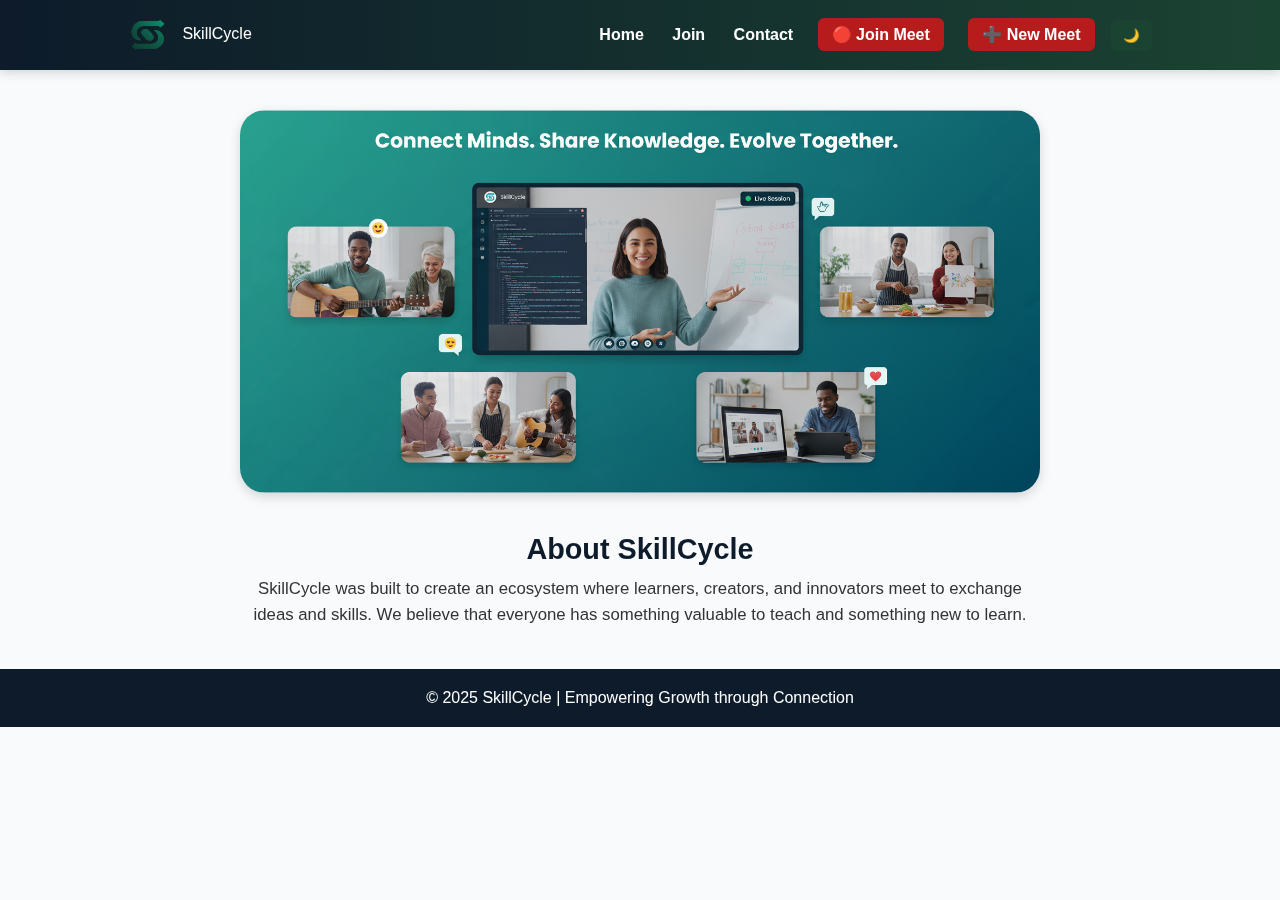
<file: about.html>
<!DOCTYPE html>
<html lang="en">
<head>
  <meta charset="UTF-8" />
  <meta name="viewport" content="width=device-width, initial-scale=1.0" />
  <title>About | SkillCycle</title>
  <link rel="stylesheet" href="style.css" />
</head>

<body>
  <header>
    <a href="index.html" class="logo">
  <img src="logo.jpg" alt="SkillCycle logo" />
  SkillCycle
</a>

    <nav>
      <nav>
  <a href="index.html">Home</a>
  <a href="join.html">Join</a>
  <a href="contact.html">Contact</a>

  <!-- New Google Meet buttons -->
  <a href="https://meet.google.com" target="_blank" class="live-btn">🔴 Join Meet</a>
  <a href="https://meet.new" target="_blank" class="live-btn">➕ New Meet</a>

  <button class="theme-btn" onclick="toggleTheme()">🌙</button>
</nav>

    </nav>
  </header>

  <img src="aboutimg.png" alt="aboutimg" 
  style="width:90%; max-width:800px; border-radius:25px; box-shadow:0 4px 12px rgba(0,0,0,0.15); display:block; margin:40px auto 0;">

  <section class="about">
    <h2>About SkillCycle</h2>
    <p>
      SkillCycle was built to create an ecosystem where learners, creators, and innovators meet to exchange ideas and skills.
      We believe that everyone has something valuable to teach and something new to learn.
    </p>
  </section>

  <footer>
    <a href="https://www.skillcycle.com" target="_blank">
      © 2025 SkillCycle | Empowering Growth through Connection
    </a>
  </footer>

  <script src="script.js"></script>
</body>
</html>
</file>
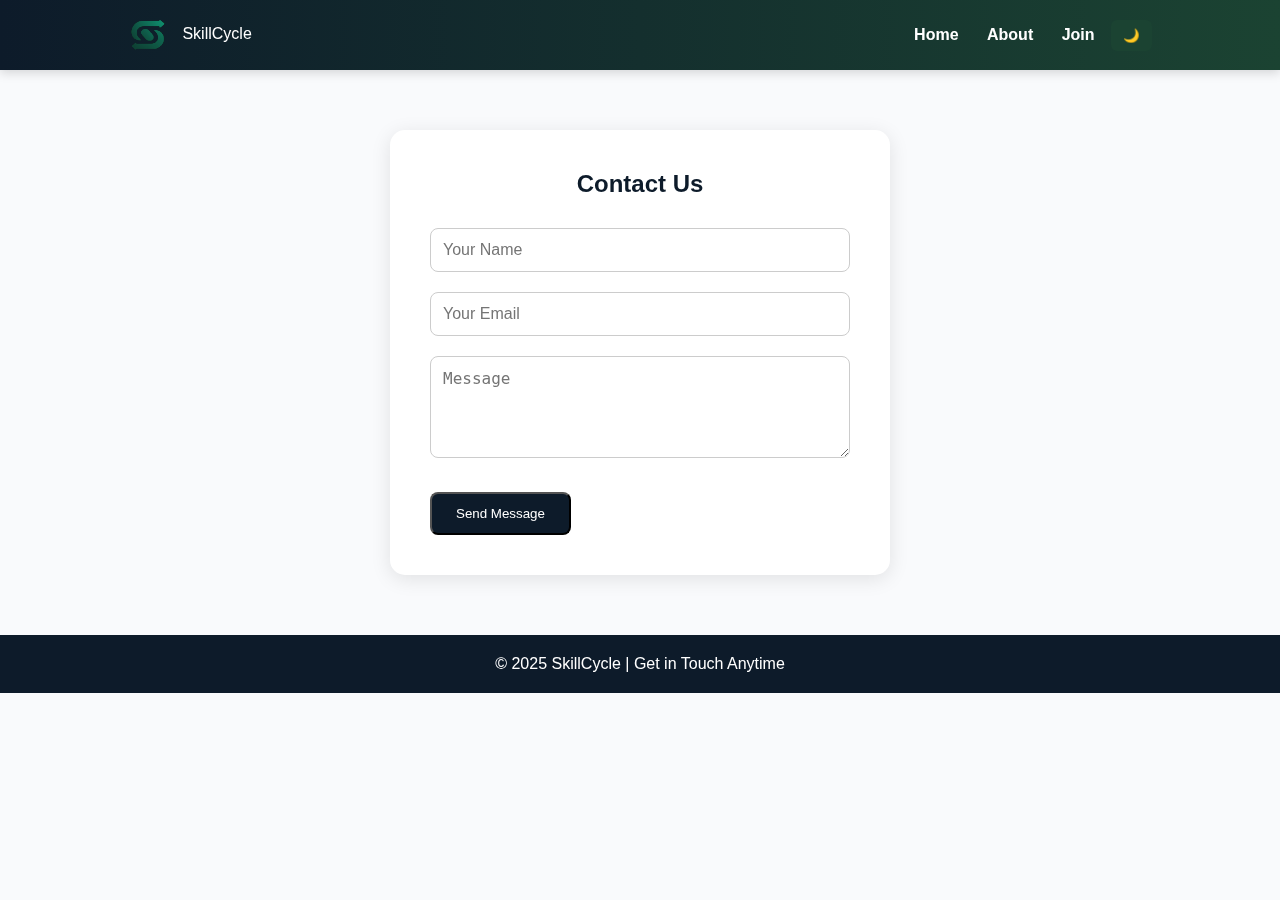
<file: contact.html>
<!DOCTYPE html>
<html lang="en">
<head>
  <meta charset="UTF-8" />
  <meta name="viewport" content="width=device-width, initial-scale=1.0" />
  <title>Contact | SkillCycle</title>
  <link rel="stylesheet" href="style.css" />
</head>
<body>
  <header>
    <a href="index.html" class="logo"><img src="logo.jpg" alt="SkillCycle Logo"> SkillCycle</a>
    <nav>
      <a href="index.html">Home</a>
      <a href="about.html">About</a>
      <a href="register.html">Join</a>
      <button class="theme-btn" onclick="toggleTheme()">🌙</button>
    </nav>
  </header>

  <section class="form-section">
    <h2>Contact Us</h2>
    <form>
      <input type="text" placeholder="Your Name" required>
      <input type="email" placeholder="Your Email" required>
      <textarea placeholder="Message" rows="4"></textarea>
      <button type="submit" class="btn-primary">Send Message</button>
    </form>
  </section>

  <footer>
    <p>© 2025 SkillCycle | Get in Touch Anytime</p>
  </footer>

  <script src="script.js"></script>
</body>
</html>
</file>
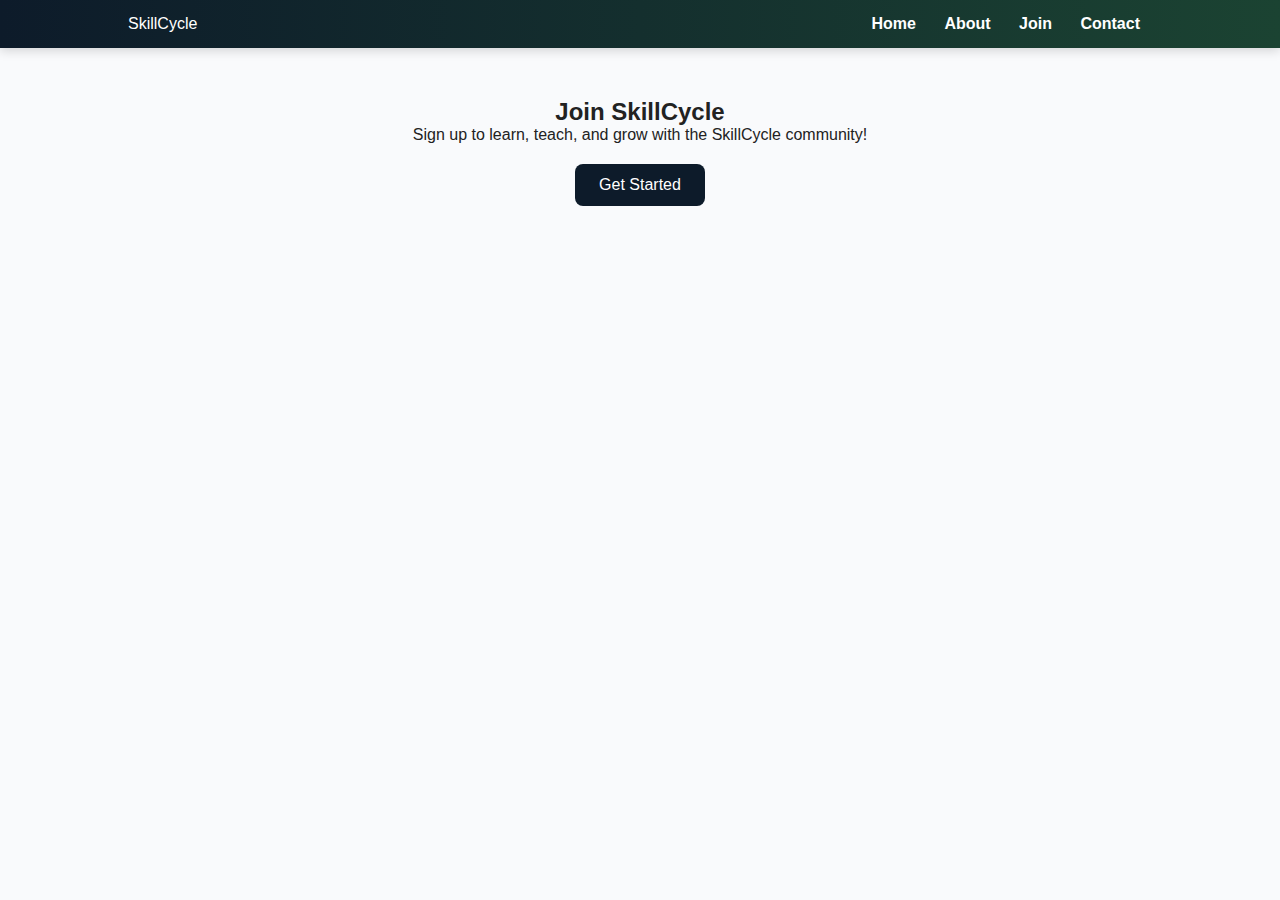
<file: join.html>
<!DOCTYPE html>
<html lang="en">
<head>
  <meta charset="UTF-8" />
  <meta name="viewport" content="width=device-width, initial-scale=1.0" />
  <title>Join SkillCycle</title>
  <link rel="stylesheet" href="style.css" />
</head>
<body>
  <header>
    <a href="index.html" class="logo">SkillCycle</a>
    <nav>
      <a href="index.html">Home</a>
      <a href="about.html">About</a>
      <a href="join.html" class="active">Join</a>
      <a href="contact.html">Contact</a>
    </nav>
  </header>

  <section class="join-page" style="text-align:center; padding:50px;">
    <h2>Join SkillCycle</h2>
    <p>Sign up to learn, teach, and grow with the SkillCycle community!</p>
    <a href="register.html" class="btn-primary">Get Started</a>
  </section>
</body>
</html>
</file>
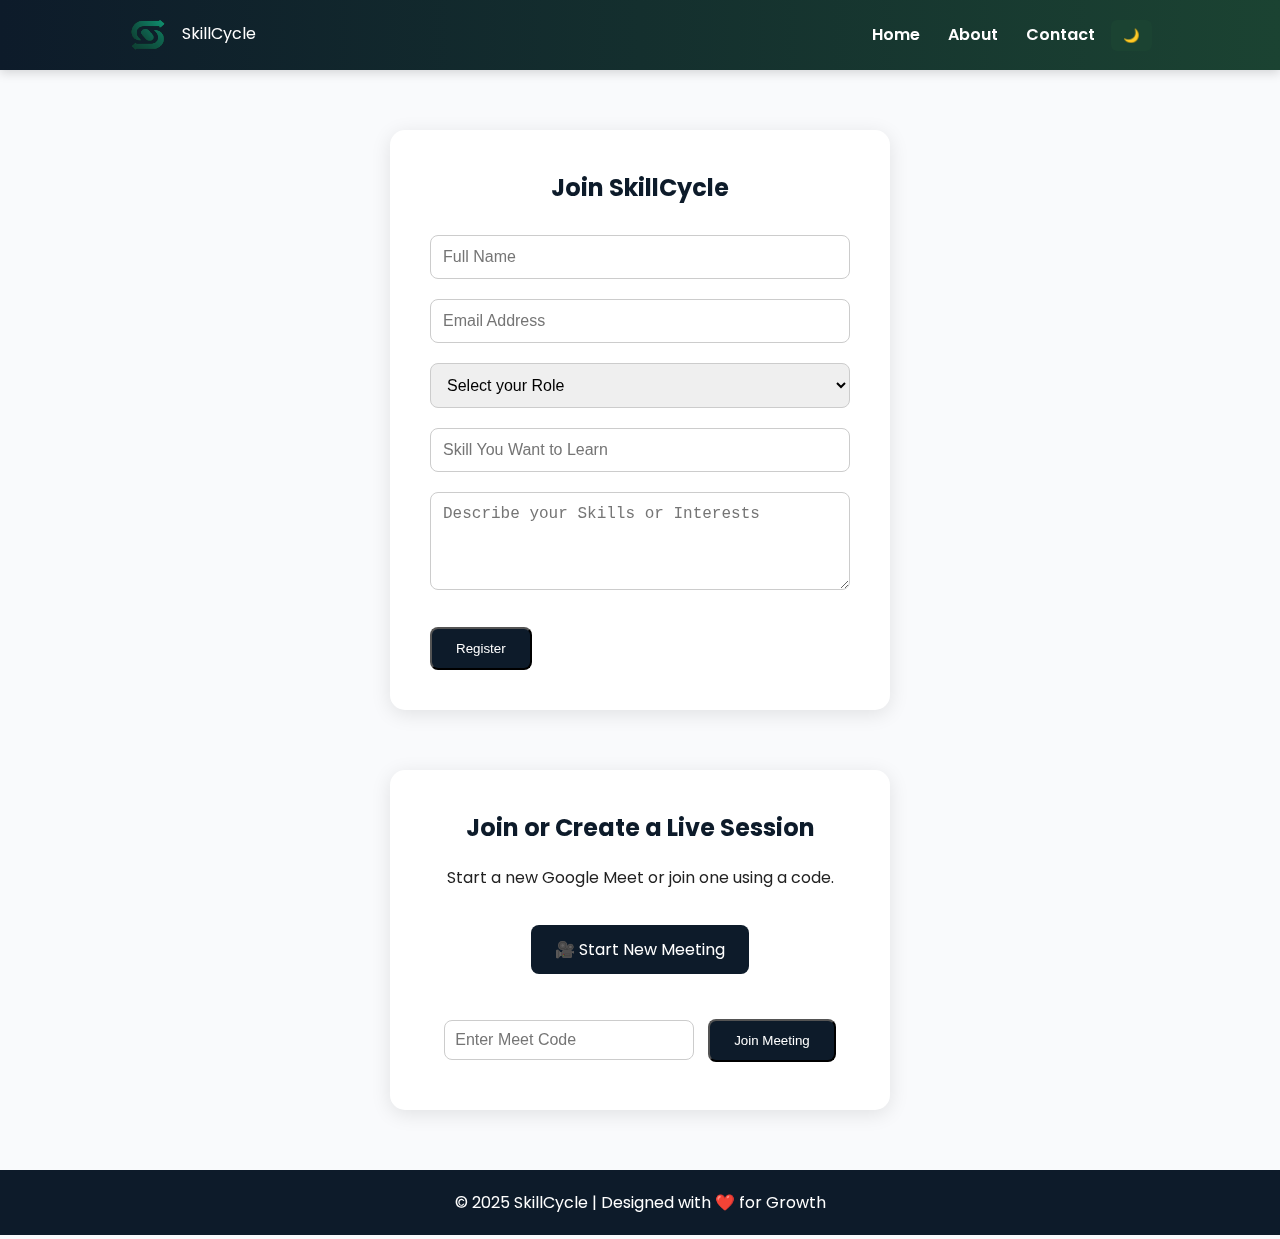
<file: register.html>
<!DOCTYPE html>
<html lang="en">
<head>
  <meta charset="UTF-8">
  <meta name="viewport" content="width=device-width, initial-scale=1.0">
  <title>Join SkillCycle</title>
  <link href="https://fonts.googleapis.com/css2?family=Poppins:wght@400;600&display=swap" rel="stylesheet">
  <link rel="stylesheet" href="style.css">
</head>
<body>
  <header>
    <a href="index.html" class="logo">
      <img src="logo.jpg" alt="SkillCycle logo" />
      SkillCycle
    </a>
    <nav>
      <a href="index.html">Home</a>
      <a href="about.html">About</a>
      <a href="contact.html">Contact</a>
      <button class="theme-btn" onclick="toggleTheme()">🌙</button>
    </nav>
  </header>

  <section class="form-section">
    <h2>Join SkillCycle</h2>
    <form onsubmit="handleSubmit(event)">
      <input type="text" placeholder="Full Name" required>
      <input type="email" placeholder="Email Address" required>
      <select required>
        <option value="">Select your Role</option>
        <option>Learner</option>
        <option>Teacher</option>
        <option>Both</option>
      </select>
      <input type="text" placeholder="Skill You Want to Learn" required>
      <textarea placeholder="Describe your Skills or Interests" rows="4"></textarea>
      <button type="submit" class="btn-primary">Register</button>
    </form>
  </section>

  <!-- ✅ Google Meet Section -->
  <section class="form-section" style="margin-top: 40px;">
    <h2>Join or Create a Live Session</h2>
    <p style="text-align:center; margin-bottom:15px;">Start a new Google Meet or join one using a code.</p>
    <div style="text-align:center;">
      <a href="https://meet.google.com/new" target="_blank" class="btn-primary">🎥 Start New Meeting</a>
      <br><br>
      <input type="text" id="meetCode" placeholder="Enter Meet Code" style="max-width:250px; padding:10px; border-radius:8px; border:1px solid #ccc;">
      <button onclick="joinMeet()" class="btn-primary" style="margin-left:10px;">Join Meeting</button>
    </div>
  </section>

  <footer>
    <p>© 2025 SkillCycle | Designed with ❤️ for Growth</p>
  </footer>

  <script>
    function joinMeet() {
      const code = document.getElementById('meetCode').value.trim();
      if (code) {
        window.open(`https://meet.google.com/${code}`, '_blank');
      } else {
        alert('Please enter a valid meeting code.');
      }
    }
  </script>

  <script src="script.js"></script>
</body>
</html>
</file>
<file: style.css>
* {margin:0; padding:0; box-sizing:border-box;}
body {font-family:"Poppins",sans-serif; background:#f9fafc; color:#222; transition:0.3s;}
a {text-decoration:none; color:inherit;}
header {
  display: flex;
  justify-content: space-between;
  align-items: center;
  padding: 15px 10%;
  background: linear-gradient(90deg, #0d1b2a, #1b4332);
  color: #fff;
  box-shadow: 0 3px 10px rgba(0, 0, 0, 0.15);
}

header {
  display:flex; justify-content:space-between; align-items:center;
  padding:15px 10%; background:linear-gradient(90deg,#0d1b2a,#1b4332);
  color:#fff; box-shadow:0 3px 10px rgba(0,0,0,0.15);
}
header .logo img {height:40px; vertical-align:middle; margin-right:10px;}
header nav a {margin:0 12px; color:#fff; font-weight:600;}
header nav a:hover {color:#b2dfdb;}
.theme-btn {background:#1b4332; color:#fff; border:none; padding:8px 12px; border-radius:6px; cursor:pointer;}
.hero {
  text-align:center; padding:80px 20px; background:linear-gradient(135deg,#1b4332,#0d1b2a); color:#fff;
}
.hero h1 {font-size:2.4rem; font-weight:700;}
.hero p {max-width:600px; margin:15px auto; opacity:0.9;}
.btn-primary {
  display:inline-block; background:#0d1b2a; color:#fff; padding:12px 24px;
  border-radius:8px; margin-top:20px; transition:0.3s;
}
.btn-primary:hover {background:#1b4332;}
.features {
  display:flex; flex-wrap:wrap; justify-content:center; padding:60px 10%;
  background:#fff; gap:30px;
}
.feature-box {
  width:280px; background:#f5f9ff; padding:25px; border-radius:12px; text-align:center;
  box-shadow:0 4px 12px rgba(0,0,0,0.1); transition:0.3s;
}
.feature-box:hover {transform:translateY(-8px);}
.feature-box i {font-size:2.2rem; color:#0d1b2a; margin-bottom:10px;}
.form-section {max-width:500px; margin:60px auto; background:#fff; padding:40px; border-radius:15px; box-shadow:0 4px 20px rgba(0,0,0,0.1);}
.form-section h2 {text-align:center; color:#0d1b2a; margin-bottom:20px;}
input,textarea,select {width:100%; padding:12px; margin:10px 0; border-radius:8px; border:1px solid #ccc; font-size:1rem;}
button {cursor:pointer;}
footer {text-align:center; padding:20px; background:#0d1b2a; color:#fff; margin-top:40px;}
.centered {display:flex; justify-content:center; align-items:center; height:100vh; background:#f9fafc;}
.success-box {text-align:center; background:#fff; padding:50px; border-radius:20px; box-shadow:0 6px 25px rgba(0,0,0,0.1);}
.success-box i {font-size:3rem; color:#1b4332; margin-bottom:10px;}
.dark {background:#121212; color:#f5f5f5;}
.dark header {background:linear-gradient(90deg,#001219,#003d2e);}
.dark .feature-box {background:#1f1f1f; color:#fff;}
.dark .form-section, .dark .success-box {background:#1f1f1f; color:#fff;}
.about {
  text-align: center;
  margin: 40px auto;
  max-width: 800px;
}

.about h2 {
  font-size: 1.8rem;
  margin-bottom: 10px;
  font-weight: 700;
  color: #0d1b2a;
}

.about p {
  font-size: 1.05rem;
  color: #333;
  line-height: 1.6;
}
.live-btn {
  background: #b71c1c;
  color: #fff;
  padding: 8px 14px;
  border-radius: 6px;
  margin-left: 8px;
  font-weight: 600;
  transition: 0.3s;
}

.live-btn:hover {
  background: #d32f2f;
}
header .logo img {
  background: transparent;
  mix-blend-mode: lighten;
}
</file>
